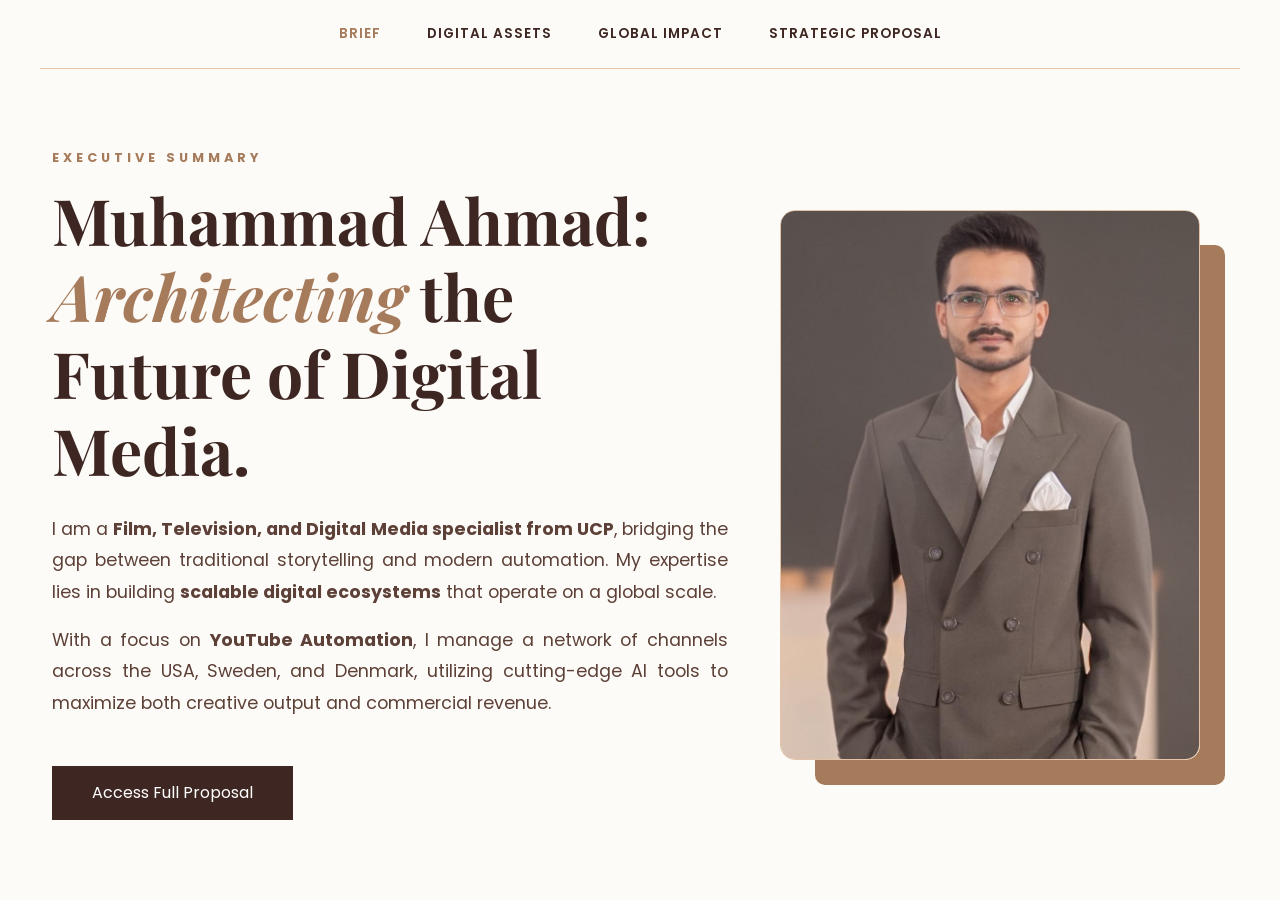
<file: index.html>
<!DOCTYPE html>
<html lang="en">
<head>
    <meta charset="UTF-8">
    <meta name="viewport" content="width=1200">
    <title>Muhammad Ahmad | Brief</title>
    <link href="https://cdn.jsdelivr.net/npm/bootstrap@5.3.0/dist/css/bootstrap.min.css" rel="stylesheet">
    <link href="https://fonts.googleapis.com/css2?family=Playfair+Display:wght@700&family=Poppins:wght@300;400;600&display=swap" rel="stylesheet">
    <style>
        :root { --beige: #FDFBF7; --skin: #E5C3A6; --brown-dark: #3E2723; --brown-med: #A67B5B; }
        body { font-family: 'Poppins', sans-serif; background-color: var(--beige); color: var(--brown-dark); padding-top: 80px; width: 1200px; margin: 0 auto; overflow-x: auto; }
        .container { width: 1200px !important; max-width: none !important; }
        .navbar { background-color: rgba(253, 251, 247, 0.95); width: 1200px; left: 50%; transform: translateX(-50%); border-bottom: 1px solid var(--skin); }
        .navbar-nav { flex-direction: row !important; }
        .nav-link { color: var(--brown-dark) !important; font-weight: 600; margin: 0 15px; text-transform: uppercase; font-size: 0.85rem; letter-spacing: 1px; }
        .nav-link:hover, .nav-link.active { color: var(--brown-med) !important; }
        .hero-section { min-height: 90vh; display: flex; align-items: center; padding: 60px 0; }
        .row { display: flex !important; flex-wrap: nowrap !important; }
        .col-lg-7 { width: 58.333333% !important; flex: 0 0 auto; }
        .col-lg-5 { width: 41.666667% !important; flex: 0 0 auto; }
        .hero-title { font-family: 'Playfair Display', serif; font-size: 4rem; line-height: 1.2; margin-bottom: 25px; font-weight: 700; }
        .highlight { color: var(--brown-med); font-style: italic; }
        .detailed-intro { font-size: 1.1rem; line-height: 1.8; color: #5D4037; text-align: justify; }
        .profile-img { width: 420px; height: 550px; object-fit: cover; border-radius: 15px; border: 1px solid var(--skin); box-shadow: 30px 30px 0px -5px var(--brown-med); }
        .btn-custom { background-color: var(--brown-dark); color: white; padding: 15px 40px; border-radius: 0; text-decoration: none; display: inline-block; margin-top: 30px; transition: 0.3s; }
        .btn-custom:hover { background-color: var(--brown-med); color: white; }
    </style>
</head>
<body>
    <nav class="navbar navbar-expand-lg fixed-top py-3">
        <div class="container justify-content-center">
            <ul class="navbar-nav">
                <li class="nav-item"><a class="nav-link active" href="index.html">Brief</a></li>
                <li class="nav-item"><a class="nav-link" href="assets.html">Digital Assets</a></li>
                <li class="nav-item"><a class="nav-link" href="impact.html">Global Impact</a></li>
                <li class="nav-item"><a class="nav-link" href="proposal.html">Strategic Proposal</a></li>
            </ul>
        </div>
    </nav>
    <section class="hero-section">
        <div class="container">
            <div class="row align-items-center">
                <div class="col-lg-7">
                    <h5 class="text-uppercase fw-bold mb-3" style="letter-spacing: 4px; color: var(--brown-med); font-size: 0.8rem;">Executive Summary</h5>
                    <h1 class="hero-title">Muhammad Ahmad: <span class="highlight">Architecting</span> the Future of Digital Media.</h1>
                    <div class="detailed-intro">
                        <p>I am a <strong>Film, Television, and Digital Media specialist from UCP</strong>, bridging the gap between traditional storytelling and modern automation. My expertise lies in building <strong>scalable digital ecosystems</strong> that operate on a global scale.</p>
                        <p>With a focus on <strong>YouTube Automation</strong>, I manage a network of channels across the USA, Sweden, and Denmark, utilizing cutting-edge AI tools to maximize both creative output and commercial revenue.</p>
                    </div>
                    <a href="proposal.html" class="btn-custom">Access Full Proposal</a>
                </div>
                <div class="col-lg-5 text-center">
                    <img src="image/1.png" alt="Ahmad" class="profile-img">
                </div>
            </div>
        </div>
    </section>
</body>
</html>
</file>
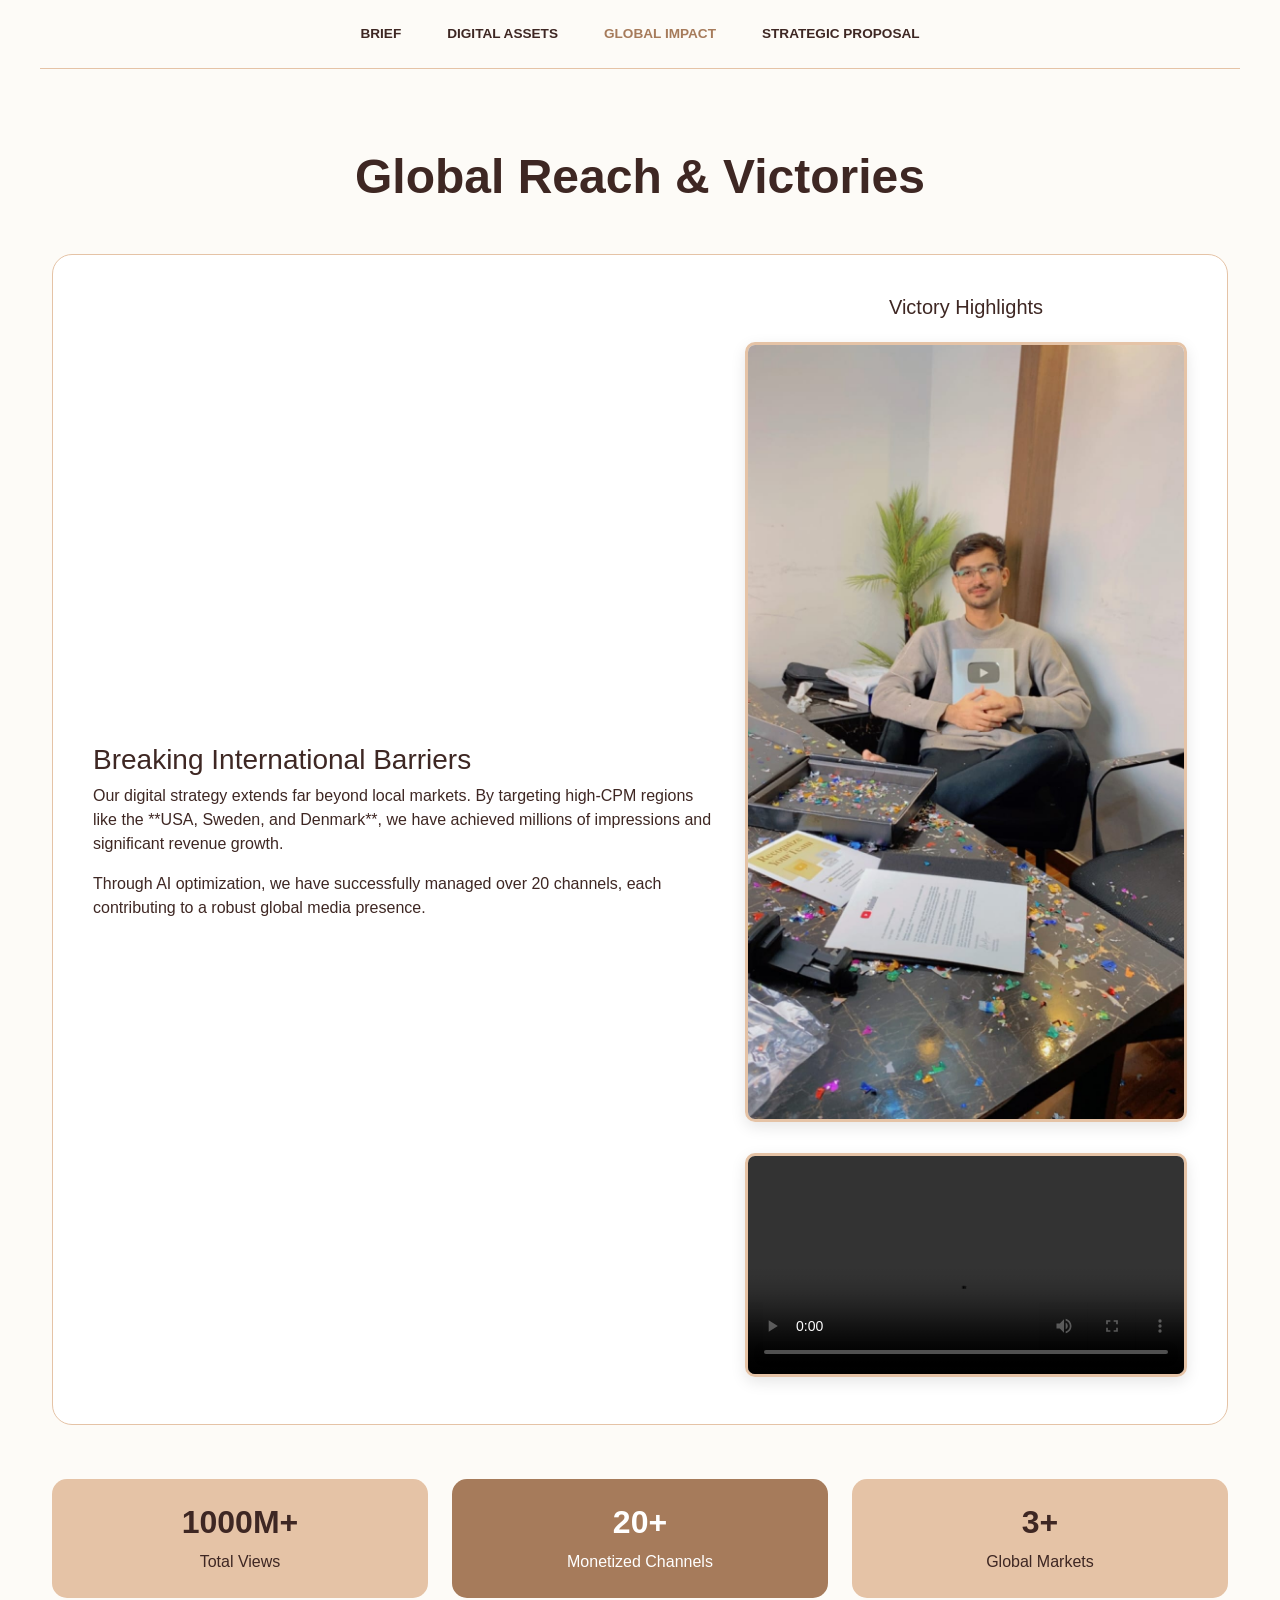
<file: impact.html>
<!DOCTYPE html>
<html lang="en">
<head>
    <meta charset="UTF-8">
    <meta name="viewport" content="width=1200">
    <title>Global Impact | Muhammad Ahmad</title>
    <link href="https://cdn.jsdelivr.net/npm/bootstrap@5.3.0/dist/css/bootstrap.min.css" rel="stylesheet">
    <style>
        :root { --beige: #FDFBF7; --skin: #E5C3A6; --brown-dark: #3E2723; --brown-med: #A67B5B; }
        body { font-family: 'Poppins', sans-serif; background-color: var(--beige); color: var(--brown-dark); padding-top: 100px; width: 1200px; margin: 0 auto; overflow-x: auto; }
        .container { width: 1200px !important; max-width: none !important; }
        .navbar { background-color: rgba(253, 251, 247, 0.95); width: 1200px; left: 50%; transform: translateX(-50%); border-bottom: 1px solid var(--skin); }
        .navbar-nav { flex-direction: row !important; }
        .nav-link { color: var(--brown-dark) !important; font-weight: 600; text-transform: uppercase; font-size: 0.85rem; margin: 0 15px; }
        .nav-link.active { color: var(--brown-med) !important; }
        .row { display: flex !important; flex-wrap: nowrap !important; }
        .impact-card { background: white; padding: 40px; border-radius: 20px; border: 1px solid var(--skin); margin-bottom: 30px; }
        .col-md-7 { width: 58.33% !important; flex: 0 0 auto; }
        .col-md-5 { width: 41.66% !important; flex: 0 0 auto; }
        .col-md-4 { width: 33.333% !important; flex: 0 0 auto; }
        .victory-media { width: 100%; border-radius: 10px; border: 3px solid var(--skin); margin-top: 15px; box-shadow: 0 5px 15px rgba(0,0,0,0.1); }
    </style>
</head>
<body>
    <nav class="navbar navbar-expand-lg fixed-top py-3">
        <div class="container justify-content-center">
            <ul class="navbar-nav">
                <li class="nav-item"><a class="nav-link" href="index.html">Brief</a></li>
                <li class="nav-item"><a class="nav-link" href="assets.html">Digital Assets</a></li>
                <li class="nav-item"><a class="nav-link active" href="impact.html">Global Impact</a></li>
                <li class="nav-item"><a class="nav-link" href="proposal.html">Strategic Proposal</a></li>
            </ul>
        </div>
    </nav>
    <div class="container my-5">
        <h2 class="text-center display-5 fw-bold mb-5">Global Reach & Victories</h2>
        <div class="impact-card">
            <div class="row align-items-center">
                <div class="col-md-7">
                    <h3>Breaking International Barriers</h3>
                    <p>Our digital strategy extends far beyond local markets. By targeting high-CPM regions like the **USA, Sweden, and Denmark**, we have achieved millions of impressions and significant revenue growth.</p>
                    <p>Through AI optimization, we have successfully managed over 20 channels, each contributing to a robust global media presence.</p>
                </div>
                <div class="col-md-5">
                    <h5 class="text-center">Victory Highlights</h5>
                    <img src="image/videos/2.jpg" class="victory-media mb-3" alt="Victory Award Picture">
                    <video class="victory-media" controls>
                        <source src="image/videos/v1_copy.mp4" type="video/mp4">
                        Your browser does not support the video tag.
                    </video>
                </div>
            </div>
        </div>
        <div class="row g-4 mt-2">
            <div class="col-md-4 text-center"><div class="p-4" style="background:var(--skin); border-radius:15px;"><h2 class="fw-bold">1000M+</h2><p class="mb-0">Total Views</p></div></div>
            <div class="col-md-4 text-center"><div class="p-4" style="background:var(--brown-med); color:white; border-radius:15px;"><h2 class="fw-bold">20+</h2><p class="mb-0">Monetized Channels</p></div></div>
            <div class="col-md-4 text-center"><div class="p-4" style="background:var(--skin); border-radius:15px;"><h2 class="fw-bold">3+</h2><p class="mb-0">Global Markets</p></div></div>
        </div>
    </div>
</body>
</html>
</file>
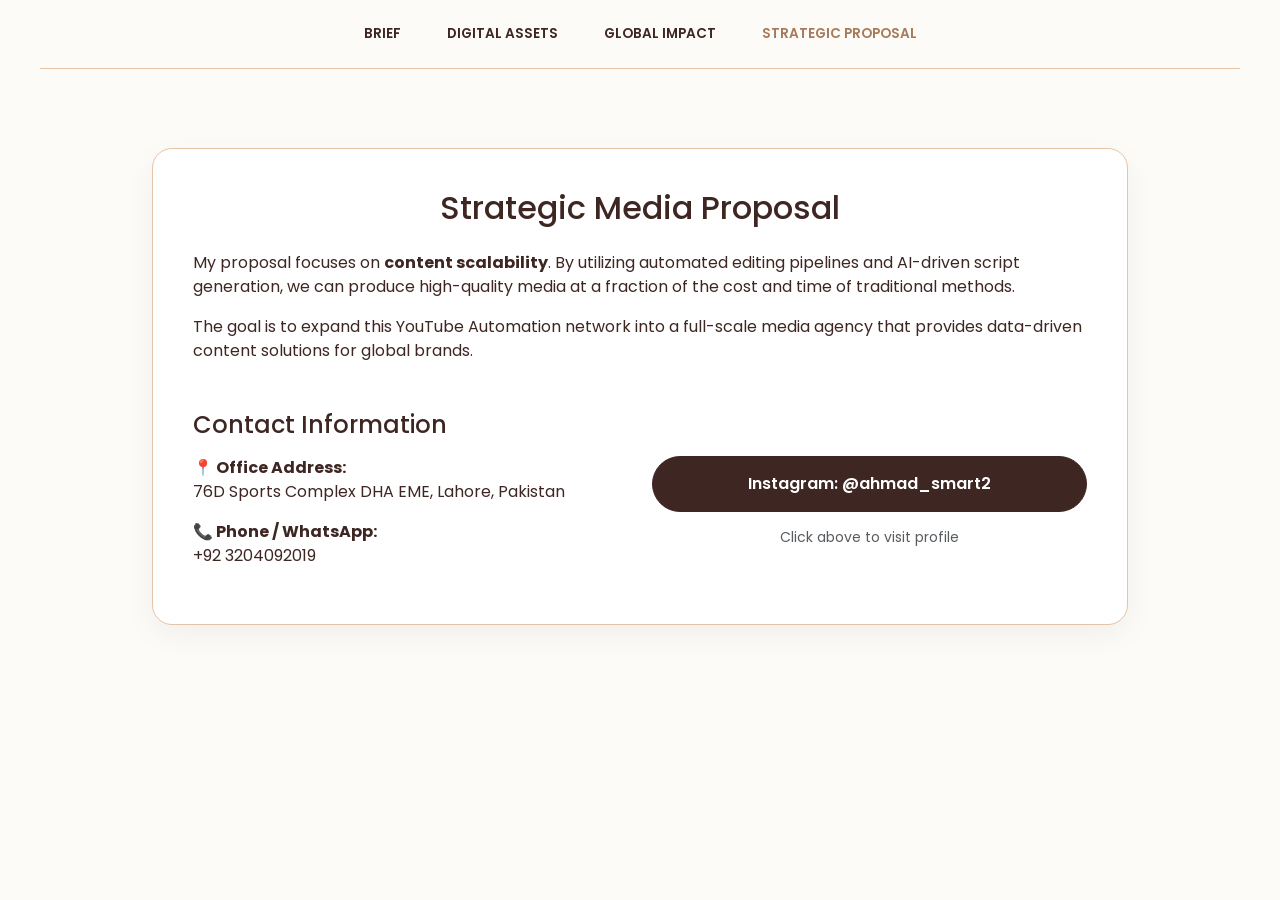
<file: proposal.html>
<!DOCTYPE html>
<html lang="en">
<head>
    <meta charset="UTF-8">
    <meta name="viewport" content="width=1200">
    <title>Proposal & Contact | Muhammad Ahmad</title>
    <link href="https://cdn.jsdelivr.net/npm/bootstrap@5.3.0/dist/css/bootstrap.min.css" rel="stylesheet">
    <link href="https://fonts.googleapis.com/css2?family=Poppins:wght@300;400;600&display=swap" rel="stylesheet">
    <style>
        :root { --beige: #FDFBF7; --skin: #E5C3A6; --brown-dark: #3E2723; --brown-med: #A67B5B; }
        body { font-family: 'Poppins', sans-serif; background-color: var(--beige); color: var(--brown-dark); padding-top: 100px; width: 1200px; margin: 0 auto; overflow-x: auto; }
        .container { width: 1200px !important; max-width: none !important; }
        .navbar { background-color: rgba(253, 251, 247, 0.95); width: 1200px; left: 50%; transform: translateX(-50%); border-bottom: 1px solid var(--skin); }
        .navbar-nav { flex-direction: row !important; }
        .nav-link { color: var(--brown-dark) !important; font-weight: 600; text-transform: uppercase; font-size: 0.85rem; margin: 0 15px; }
        .nav-link.active { color: var(--brown-med) !important; }
        .proposal-box { background: white; padding: 40px; border-radius: 20px; border: 1px solid var(--skin); box-shadow: 0 10px 30px rgba(0,0,0,0.05); }
        .row { display: flex !important; flex-wrap: nowrap !important; }
        .col-md-6 { width: 50% !important; flex: 0 0 auto; }
        .contact-pill { background: var(--brown-dark); color: white; padding: 15px 30px; border-radius: 50px; display: inline-block; margin-bottom: 15px; text-decoration: none; width: 100%; text-align: center; font-weight: 600; transition: 0.3s; border: 1px solid var(--brown-dark); }
        .contact-pill:hover { background-color: transparent; color: var(--brown-dark); }
    </style>
</head>
<body>
    <nav class="navbar navbar-expand-lg fixed-top py-3">
        <div class="container justify-content-center">
            <ul class="navbar-nav">
                <li class="nav-item"><a class="nav-link" href="index.html">Brief</a></li>
                <li class="nav-item"><a class="nav-link" href="assets.html">Digital Assets</a></li>
                <li class="nav-item"><a class="nav-link" href="impact.html">Global Impact</a></li>
                <li class="nav-item"><a class="nav-link active" href="proposal.html">Strategic Proposal</a></li>
            </ul>
        </div>
    </nav>
    <div class="container my-5">
        <div class="row justify-content-center">
            <div class="col-lg-8" style="width: 83.33% !important; flex: 0 0 auto;">
                <div class="proposal-box">
                    <h2 class="text-center mb-4">Strategic Media Proposal</h2>
                    <p>My proposal focuses on <strong>content scalability</strong>. By utilizing automated editing pipelines and AI-driven script generation, we can produce high-quality media at a fraction of the cost and time of traditional methods.</p>
                    <p>The goal is to expand this YouTube Automation network into a full-scale media agency that provides data-driven content solutions for global brands.</p>
                    <h4 class="mt-5 mb-3">Contact Information</h4>
                    <div class="row">
                        <div class="col-md-6">
                            <p><strong>📍 Office Address:</strong><br>76D Sports Complex DHA EME, Lahore, Pakistan</p>
                            <p><strong>📞 Phone / WhatsApp:</strong><br>+92 3204092019</p>
                        </div>
                        <div class="col-md-6">
                            <a href="https://www.instagram.com/ahmad_smart2?igsh=YmczbW1nd2h6c3F0&utm_source=qr" target="_blank" class="contact-pill">Instagram: @ahmad_smart2</a>
                            <p class="text-muted small text-center">Click above to visit profile</p>
                        </div>
                    </div>
                </div>
            </div>
        </div>
    </div>
</body>
</html>
</file>
